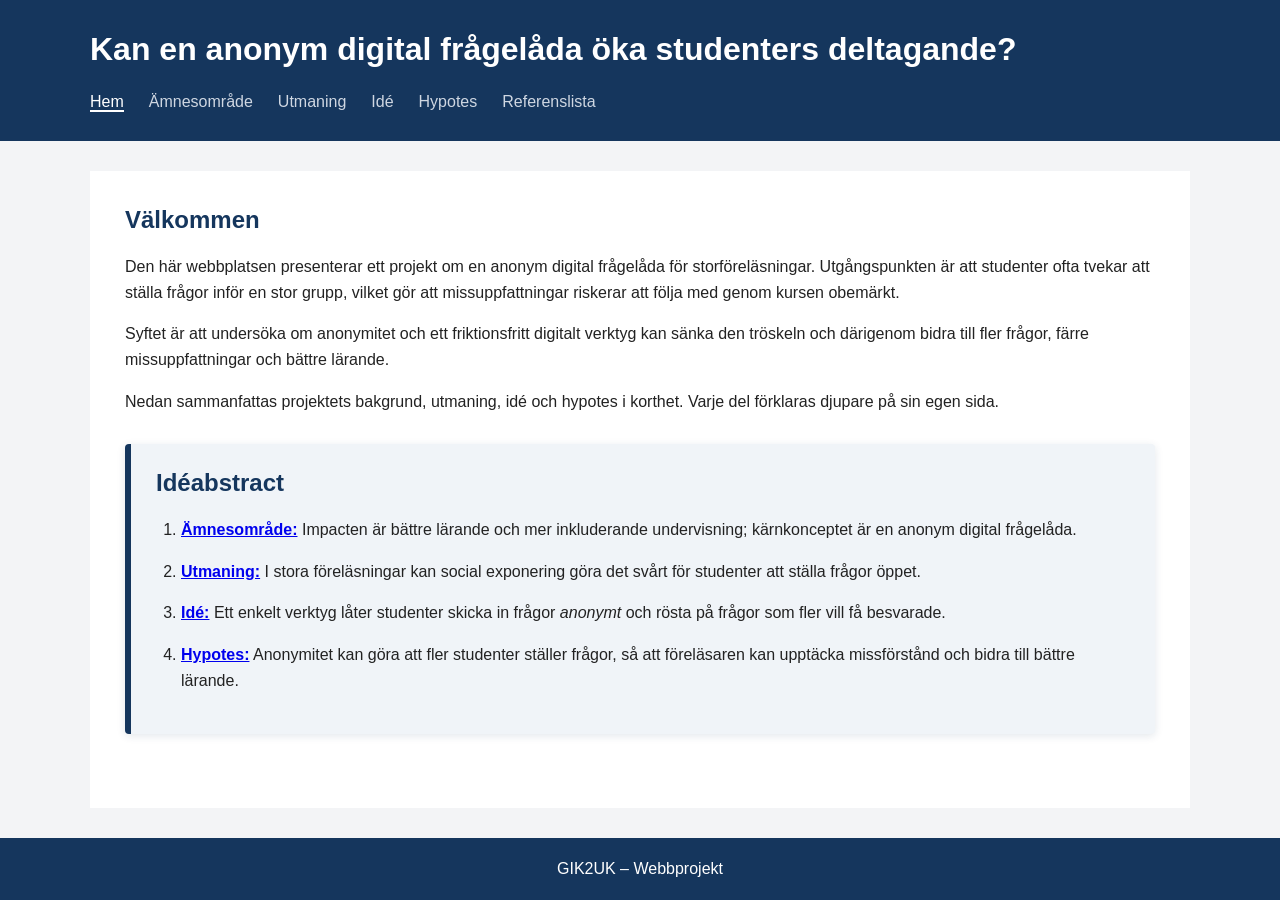
<file: index.html>
<!doctype html>
<html lang="sv">
  <head>
    <meta charset="UTF-8" />
    <meta name="viewport" content="width=device-width, initial-scale=1.0" />
    <title>Anonym digital frågelåda</title>
    <link rel="stylesheet" href="style.css" />
  </head>

  <body>
    <header>
      <h1>Kan en anonym digital frågelåda öka studenters deltagande?</h1>

      <nav aria-label="Huvudnavigation">
        <ul>
          <li><a href="index.html" aria-current="page">Hem</a></li>
          <li><a href="amnesomrode.html">Ämnesområde</a></li>
          <li><a href="utmaning.html">Utmaning</a></li>
          <li><a href="ide.html">Idé</a></li>
          <li><a href="hypotes.html">Hypotes</a></li>
          <li><a href="referenslista.html">Referenslista</a></li>
        </ul>
      </nav>
    </header>

    <main>
      <section>
        <h2>Välkommen</h2>

        <p>
          Den här webbplatsen presenterar ett projekt om en anonym digital
          frågelåda för storföreläsningar. Utgångspunkten är att studenter ofta
          tvekar att ställa frågor inför en stor grupp, vilket gör att
          missuppfattningar riskerar att följa med genom kursen obemärkt.
        </p>

        <p>
          Syftet är att undersöka om anonymitet och ett friktionsfritt digitalt
          verktyg kan sänka den tröskeln och därigenom bidra till fler frågor,
          färre missuppfattningar och bättre lärande.
        </p>

        <p>
          Nedan sammanfattas projektets bakgrund, utmaning, idé och hypotes i
          korthet. Varje del förklaras djupare på sin egen sida.
        </p>
      </section>

      <section class="sammanfattning">
        <h2>Idéabstract</h2>

        <ol>
          <li>
            <a href="amnesomrode.html"><strong>Ämnesområde:</strong></a>
            Impacten är bättre lärande och mer inkluderande undervisning;
            kärnkonceptet är en anonym digital frågelåda.
          </li>
          <li>
            <a href="utmaning.html"><strong>Utmaning:</strong></a>
            I stora föreläsningar kan social exponering göra det svårt för
            studenter att ställa frågor öppet.
          </li>
          <li>
            <a href="ide.html"><strong>Idé:</strong></a>
            Ett enkelt verktyg låter studenter skicka in frågor <em>anonymt</em>
            och rösta på frågor som fler vill få besvarade.
          </li>
          <li>
            <a href="hypotes.html"><strong>Hypotes:</strong></a>
            Anonymitet kan göra att fler studenter ställer frågor, så att
            föreläsaren kan upptäcka missförstånd och bidra till bättre lärande.
          </li>
        </ol>
      </section>
    </main>

    <footer>
      <p>GIK2UK – Webbprojekt</p>
    </footer>
  </body>
</html>
</file>
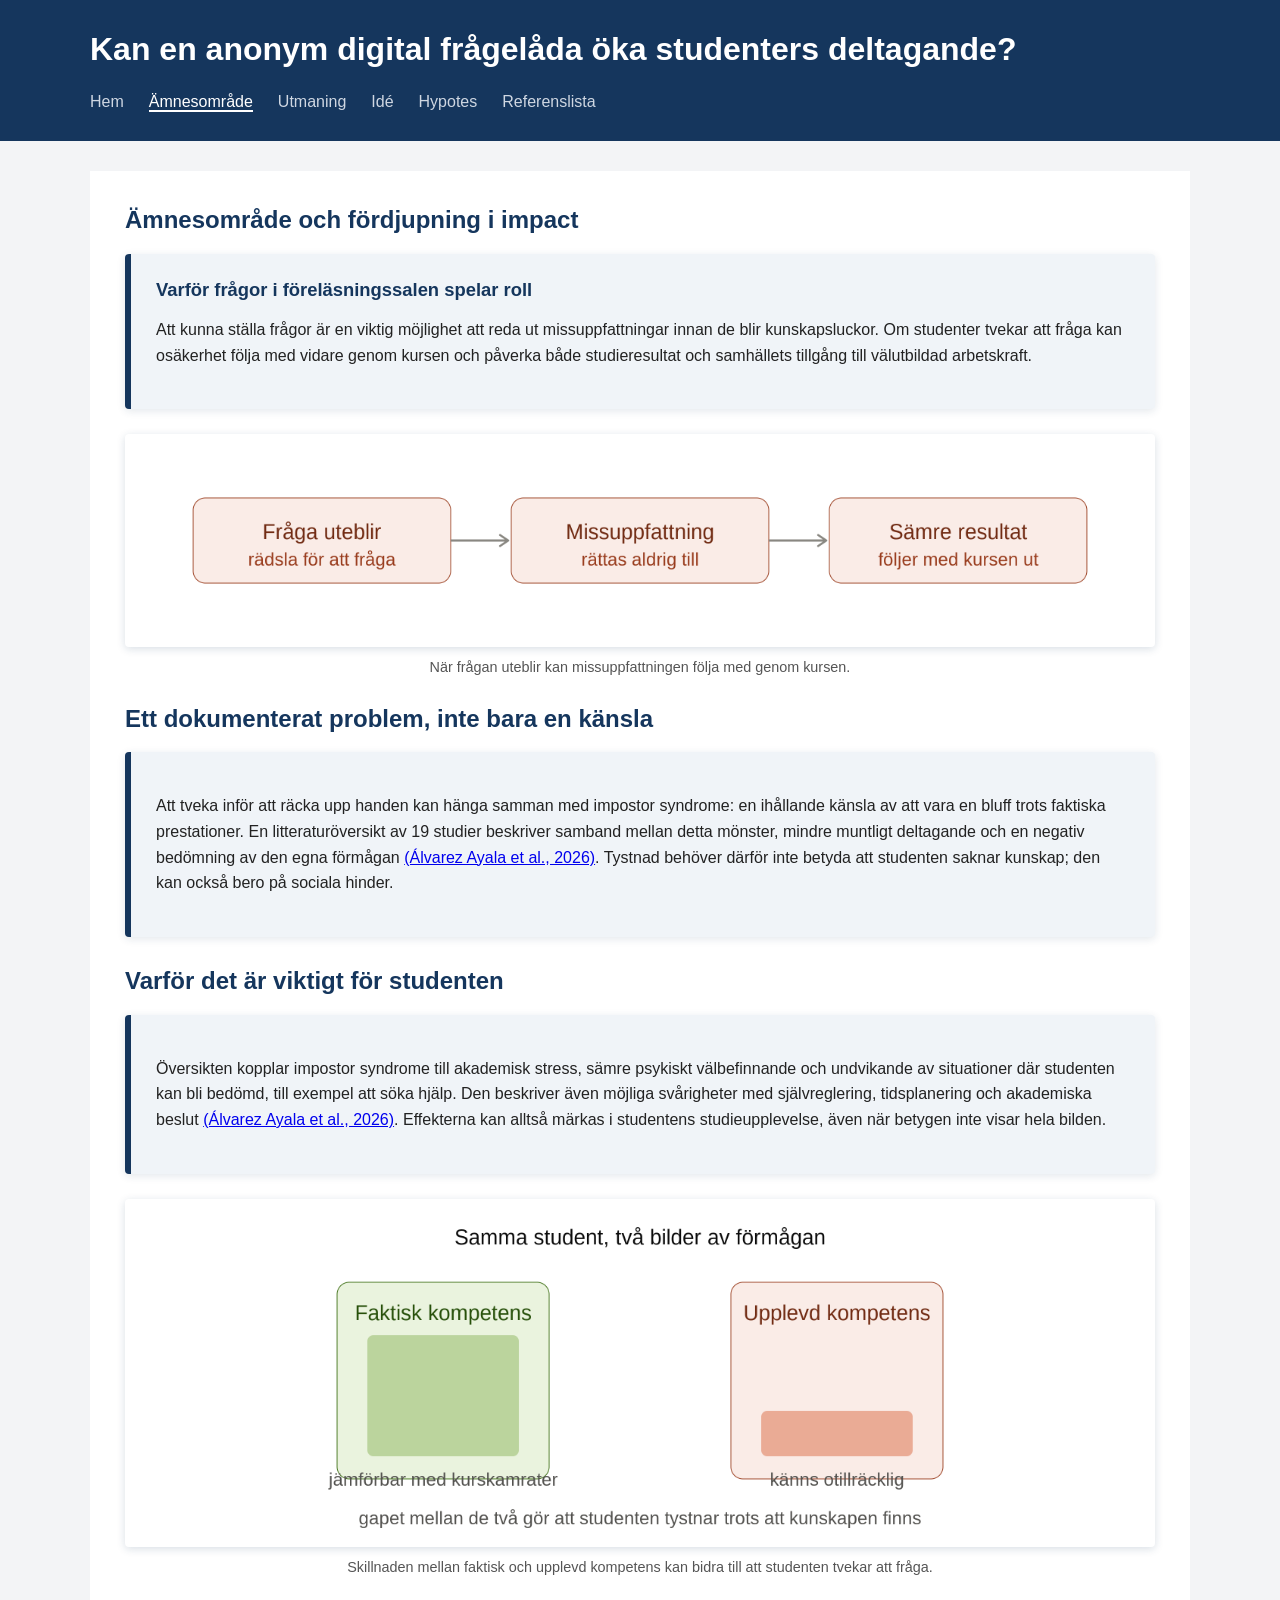
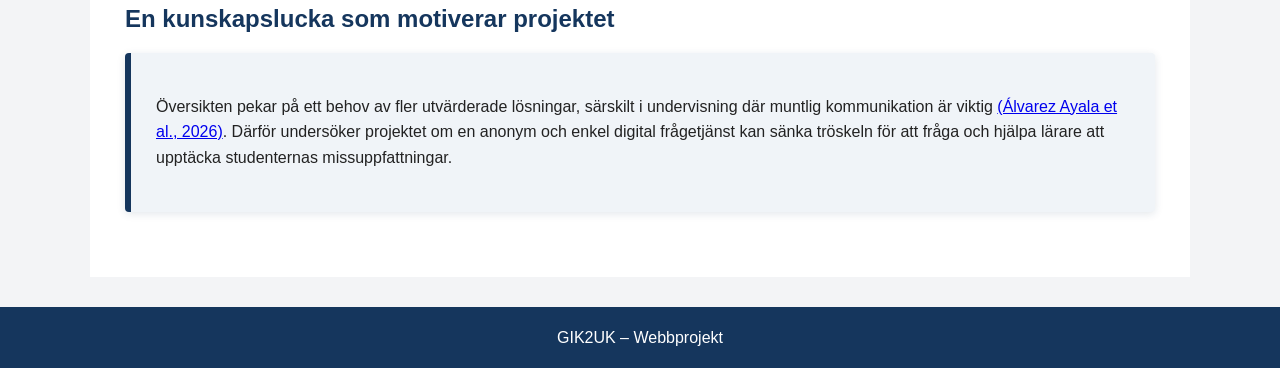
<file: amnesomrode.html>
<!doctype html>
<html lang="sv">
  <head>
    <meta charset="UTF-8" />
    <meta name="viewport" content="width=device-width, initial-scale=1.0" />
    <title>Ämnesområde - Anonym digital frågelåda</title>
    <link rel="stylesheet" href="style.css" />
  </head>

  <body>
    <header>
      <h1>Kan en anonym digital frågelåda öka studenters deltagande?</h1>

      <nav aria-label="Huvudnavigation">
        <ul>
          <li><a href="index.html">Hem</a></li>
          <li>
            <a href="amnesomrode.html" aria-current="page">Ämnesområde</a>
          </li>
          <li><a href="utmaning.html">Utmaning</a></li>
          <li><a href="ide.html">Idé</a></li>
          <li><a href="hypotes.html">Hypotes</a></li>
          <li><a href="referenslista.html">Referenslista</a></li>
        </ul>
      </nav>
    </header>

    <main class="amnesomrade-page">
      <section>
        <h2>Ämnesområde och fördjupning i impact</h2>

        <article class="problem-box">
          <h3>Varför frågor i föreläsningssalen spelar roll</h3>
          <p>
            Att kunna ställa frågor är en viktig möjlighet att reda ut
            missuppfattningar innan de blir kunskapsluckor. Om studenter tvekar
            att fråga kan osäkerhet följa med vidare genom kursen och påverka
            både studieresultat och samhällets tillgång till välutbildad
            arbetskraft.
          </p>
        </article>

        <figure class="rapport-bild">
          <img
            src="fraga_uteblir_kedja.png"
            alt="Kedja som visar hur en utebliven fråga kan leda till en missuppfattning och sämre resultat"
          />
          <figcaption>
            När frågan uteblir kan missuppfattningen följa med genom kursen.
          </figcaption>
        </figure>
      </section>

      <section>
        <h2>Ett dokumenterat problem, inte bara en känsla</h2>
        <article class="problem-box">
          <p>
            Att tveka inför att räcka upp handen kan hänga samman med impostor
            syndrome: en ihållande känsla av att vara en bluff trots faktiska
            prestationer. En litteraturöversikt av 19 studier beskriver samband
            mellan detta mönster, mindre muntligt deltagande och en negativ
            bedömning av den egna förmågan
            <a href="referenslista.html#alvarez-ayala-2026"
              >(Álvarez Ayala et al., 2026)</a
            >. Tystnad behöver därför inte betyda att studenten saknar kunskap;
            den kan också bero på sociala hinder.
          </p>
        </article>
      </section>

      <section>
        <h2>Varför det är viktigt för studenten</h2>
        <article class="problem-box">
          <p>
            Översikten kopplar impostor syndrome till akademisk stress, sämre
            psykiskt välbefinnande och undvikande av situationer där studenten
            kan bli bedömd, till exempel att söka hjälp. Den beskriver även
            möjliga svårigheter med självreglering, tidsplanering och akademiska
            beslut
            <a href="referenslista.html#alvarez-ayala-2026"
              >(Álvarez Ayala et al., 2026)</a
            >. Effekterna kan alltså märkas i studentens studieupplevelse, även
            när betygen inte visar hela bilden.
          </p>
        </article>

        <figure class="rapport-bild">
          <img
            src="kompetensgap.png"
            alt="Jämförelse mellan studentens faktiska kompetens och upplevda kompetens"
          />
          <figcaption>
            Skillnaden mellan faktisk och upplevd kompetens kan bidra till att
            studenten tvekar att fråga.
          </figcaption>
        </figure>
      </section>

      <section>
        <h2>En kunskapslucka som motiverar projektet</h2>
        <article class="problem-box">
          <p>
            Översikten pekar på ett behov av fler utvärderade lösningar,
            särskilt i undervisning där muntlig kommunikation är viktig
            <a href="referenslista.html#alvarez-ayala-2026"
              >(Álvarez Ayala et al., 2026)</a
            >. Därför undersöker projektet om en anonym och enkel digital
            frågetjänst kan sänka tröskeln för att fråga och hjälpa lärare att
            upptäcka studenternas missuppfattningar.
          </p>
        </article>
      </section>
    </main>

    <footer>
      <p>GIK2UK – Webbprojekt</p>
    </footer>
  </body>
</html>
</file>
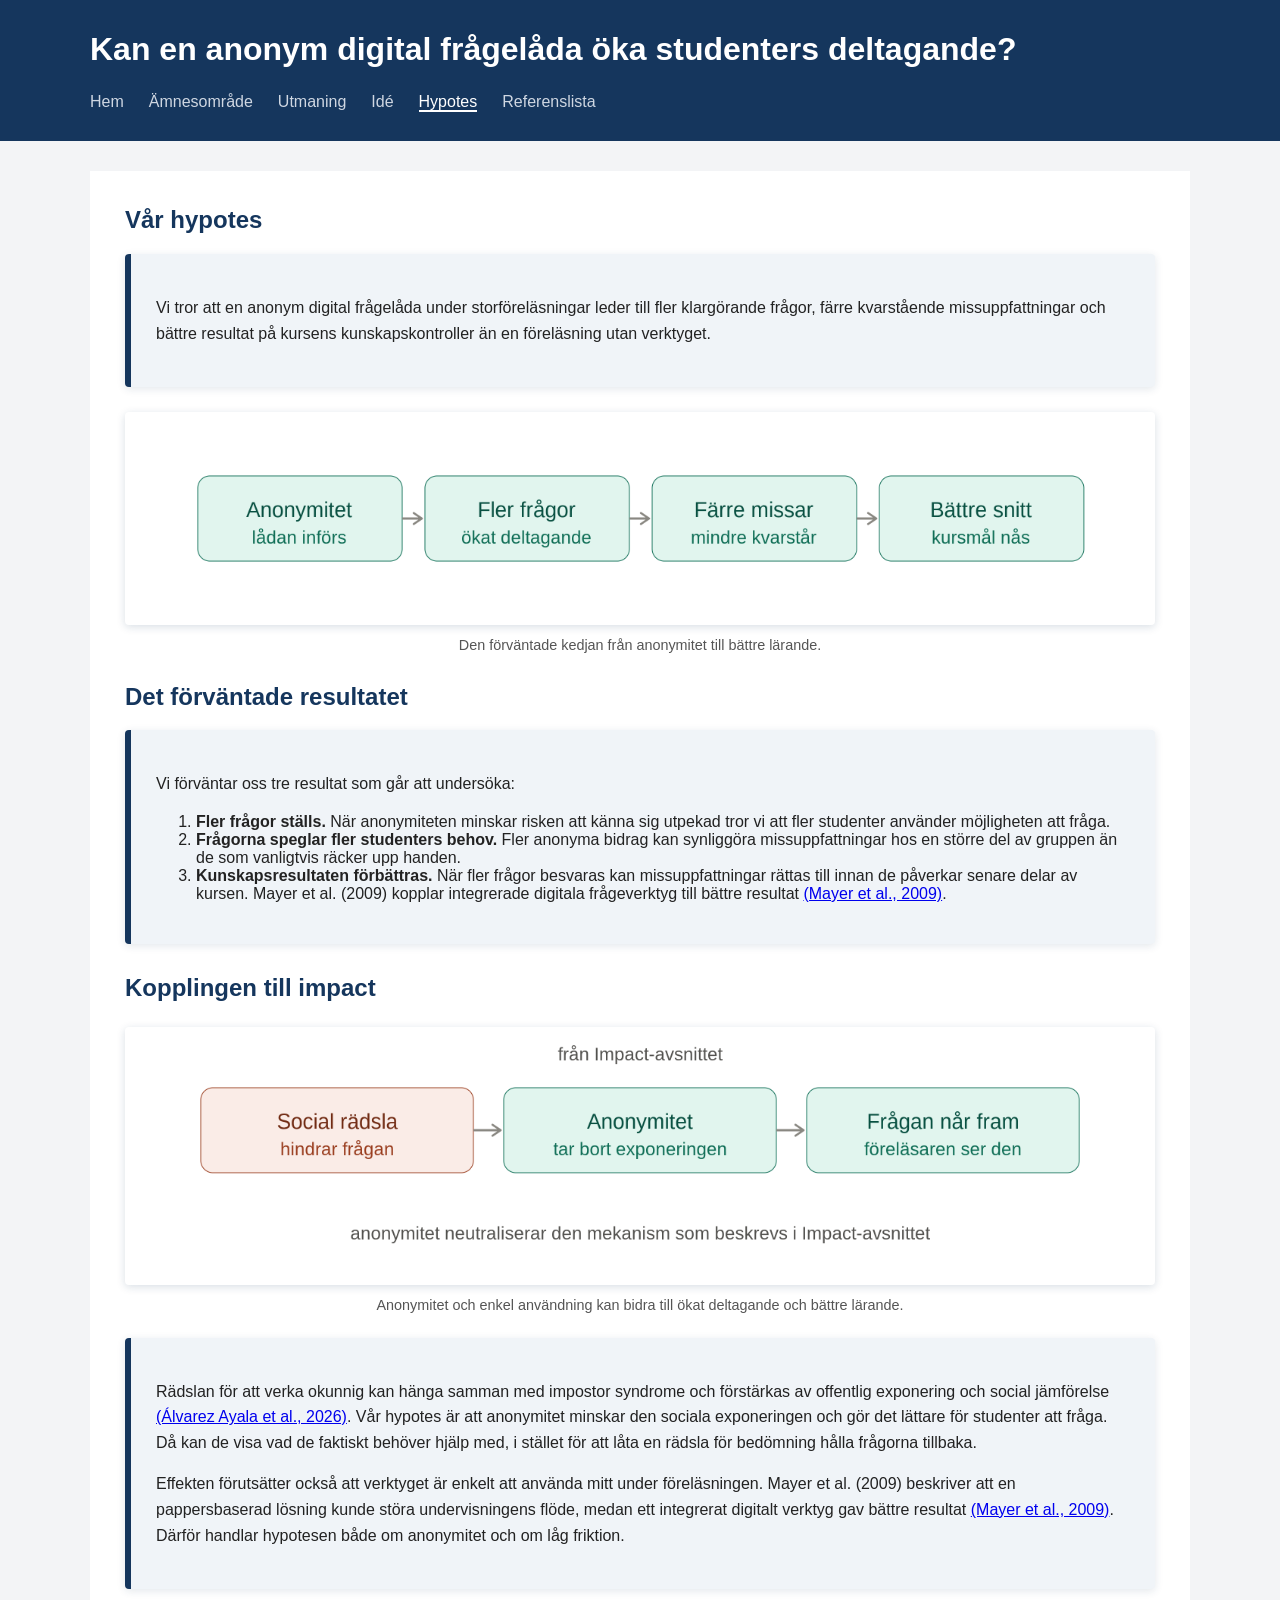
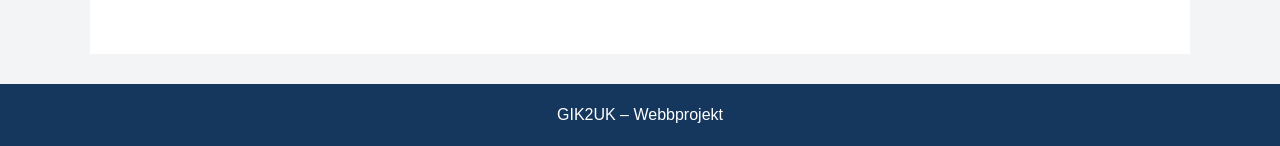
<file: hypotes.html>
<!doctype html>
<html lang="sv">
  <head>
    <meta charset="UTF-8" />
    <meta name="viewport" content="width=device-width, initial-scale=1.0" />
    <title>Hypotes - Anonym digital frågelåda</title>
    <link rel="stylesheet" href="style.css" />
  </head>

  <body>
    <header>
      <h1>Kan en anonym digital frågelåda öka studenters deltagande?</h1>

      <nav aria-label="Huvudnavigation">
        <ul>
          <li><a href="index.html">Hem</a></li>
          <li><a href="amnesomrode.html">Ämnesområde</a></li>
          <li><a href="utmaning.html">Utmaning</a></li>
          <li><a href="ide.html">Idé</a></li>
          <li><a href="hypotes.html" aria-current="page">Hypotes</a></li>
          <li><a href="referenslista.html">Referenslista</a></li>
        </ul>
      </nav>
    </header>

    <main class="hypotes-page">
      <section>
        <h2>Vår hypotes</h2>
        <article class="problem-box">
          <p>
            Vi tror att en anonym digital frågelåda under storföreläsningar
            leder till fler klargörande frågor, färre kvarstående
            missuppfattningar och bättre resultat på kursens kunskapskontroller
            än en föreläsning utan verktyget.
          </p>
        </article>
        <figure class="rapport-bild">
          <img
            src="hypotes_effektkedja.png"
            alt="Effektkedja från anonym frågelåda via fler frågor till färre missuppfattningar och bättre lärande"
          />
          <figcaption>
            Den förväntade kedjan från anonymitet till bättre lärande.
          </figcaption>
        </figure>
      </section>

      <section>
        <h2>Det förväntade resultatet</h2>
        <article class="problem-box">
          <p>Vi förväntar oss tre resultat som går att undersöka:</p>
          <ol>
            <li>
              <strong>Fler frågor ställs.</strong> När anonymiteten minskar
              risken att känna sig utpekad tror vi att fler studenter använder
              möjligheten att fråga.
            </li>
            <li>
              <strong>Frågorna speglar fler studenters behov.</strong> Fler
              anonyma bidrag kan synliggöra missuppfattningar hos en större del
              av gruppen än de som vanligtvis räcker upp handen.
            </li>
            <li>
              <strong>Kunskapsresultaten förbättras.</strong> När fler frågor
              besvaras kan missuppfattningar rättas till innan de påverkar
              senare delar av kursen. Mayer et al. (2009) kopplar integrerade
              digitala frågeverktyg till bättre resultat
              <a href="referenslista.html#mayer-2009">(Mayer et al., 2009)</a>.
            </li>
          </ol>
        </article>
      </section>

      <section>
        <h2>Kopplingen till impact</h2>
        <figure class="rapport-bild">
          <img
            src="koppling_till_impact.png"
            alt="Samband mellan anonymitet, ökat deltagande och projektets impact på lärandet"
          />
          <figcaption>
            Anonymitet och enkel användning kan bidra till ökat deltagande och
            bättre lärande.
          </figcaption>
        </figure>
        <article class="problem-box">
          <p>
            Rädslan för att verka okunnig kan hänga samman med impostor syndrome
            och förstärkas av offentlig exponering och social jämförelse
            <a href="referenslista.html#alvarez-ayala-2026"
              >(Álvarez Ayala et al., 2026)</a
            >. Vår hypotes är att anonymitet minskar den sociala exponeringen
            och gör det lättare för studenter att fråga. Då kan de visa vad de
            faktiskt behöver hjälp med, i stället för att låta en rädsla för
            bedömning hålla frågorna tillbaka.
          </p>
          <p>
            Effekten förutsätter också att verktyget är enkelt att använda mitt
            under föreläsningen. Mayer et al. (2009) beskriver att en
            pappersbaserad lösning kunde störa undervisningens flöde, medan ett
            integrerat digitalt verktyg gav bättre resultat
            <a href="referenslista.html#mayer-2009">(Mayer et al., 2009)</a>.
            Därför handlar hypotesen både om anonymitet och om låg friktion.
          </p>
        </article>
      </section>
    </main>

    <footer>
      <p>GIK2UK – Webbprojekt</p>
    </footer>
  </body>
</html>
</file>
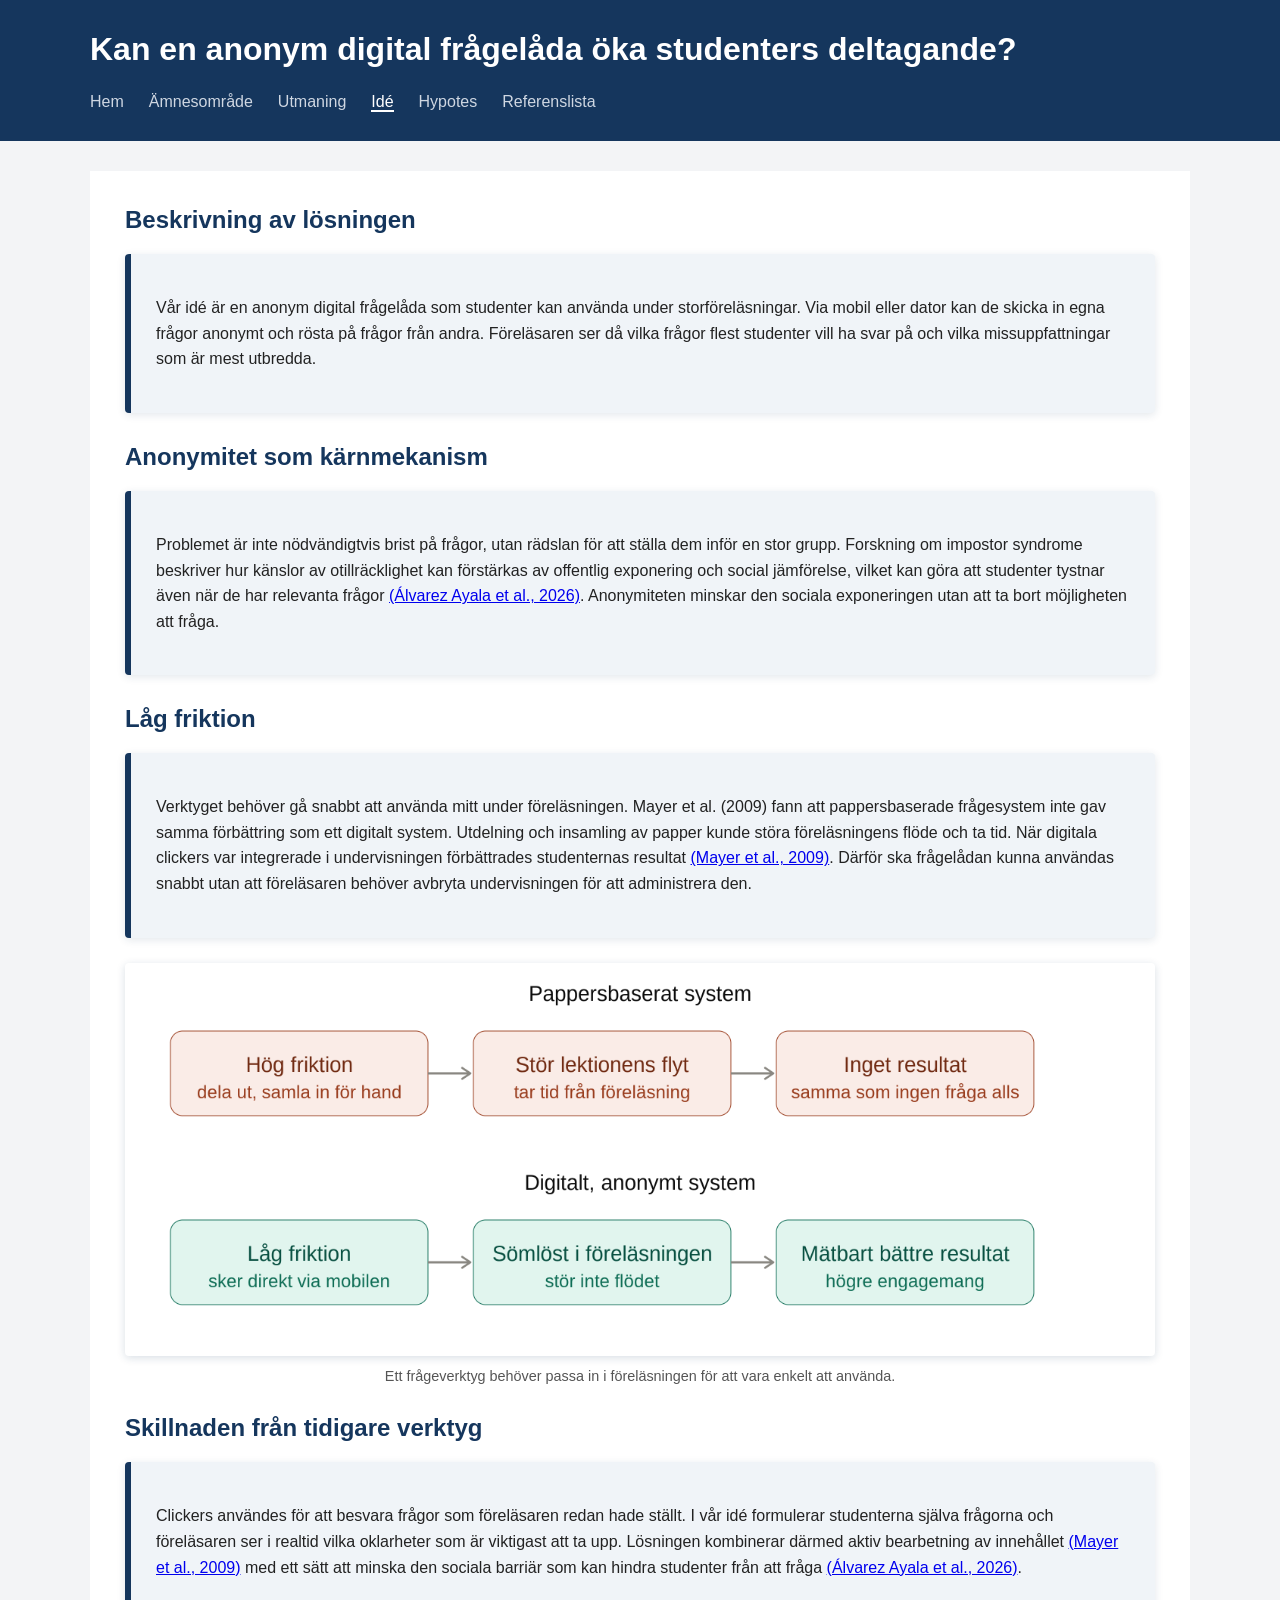
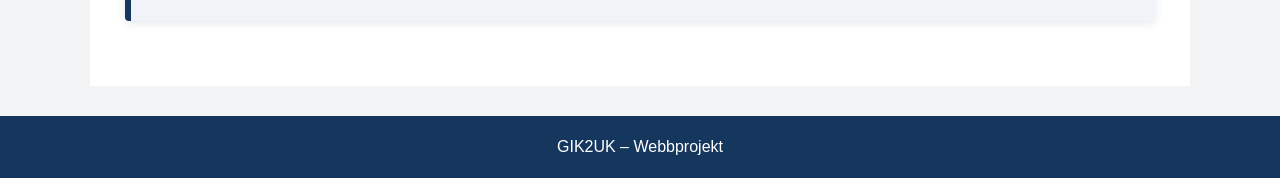
<file: ide.html>
<!doctype html>
<html lang="sv">
  <head>
    <meta charset="UTF-8" />
    <meta name="viewport" content="width=device-width, initial-scale=1.0" />
    <title>Idé - Anonym digital frågelåda</title>
    <link rel="stylesheet" href="style.css" />
  </head>

  <body>
    <header>
      <h1>Kan en anonym digital frågelåda öka studenters deltagande?</h1>

      <nav aria-label="Huvudnavigation">
        <ul>
          <li><a href="index.html">Hem</a></li>
          <li><a href="amnesomrode.html">Ämnesområde</a></li>
          <li><a href="utmaning.html">Utmaning</a></li>
          <li><a href="ide.html" aria-current="page">Idé</a></li>
          <li><a href="hypotes.html">Hypotes</a></li>
          <li><a href="referenslista.html">Referenslista</a></li>
        </ul>
      </nav>
    </header>

    <main class="ide-page">
      <section>
        <h2>Beskrivning av lösningen</h2>
        <article class="problem-box">
          <p>
            Vår idé är en anonym digital frågelåda som studenter kan använda
            under storföreläsningar. Via mobil eller dator kan de skicka in egna
            frågor anonymt och rösta på frågor från andra. Föreläsaren ser då
            vilka frågor flest studenter vill ha svar på och vilka
            missuppfattningar som är mest utbredda.
          </p>
        </article>
      </section>

      <section>
        <h2>Anonymitet som kärnmekanism</h2>
        <article class="problem-box">
          <p>
            Problemet är inte nödvändigtvis brist på frågor, utan rädslan för
            att ställa dem inför en stor grupp. Forskning om impostor syndrome
            beskriver hur känslor av otillräcklighet kan förstärkas av offentlig
            exponering och social jämförelse, vilket kan göra att studenter
            tystnar även när de har relevanta frågor
            <a href="referenslista.html#alvarez-ayala-2026"
              >(Álvarez Ayala et al., 2026)</a
            >. Anonymiteten minskar den sociala exponeringen utan att ta bort
            möjligheten att fråga.
          </p>
        </article>
      </section>

      <section>
        <h2>Låg friktion</h2>
        <article class="problem-box">
          <p>
            Verktyget behöver gå snabbt att använda mitt under föreläsningen.
            Mayer et al. (2009) fann att pappersbaserade frågesystem inte gav
            samma förbättring som ett digitalt system. Utdelning och insamling
            av papper kunde störa föreläsningens flöde och ta tid. När digitala
            clickers var integrerade i undervisningen förbättrades studenternas
            resultat
            <a href="referenslista.html#mayer-2009">(Mayer et al., 2009)</a>.
            Därför ska frågelådan kunna användas snabbt utan att föreläsaren
            behöver avbryta undervisningen för att administrera den.
          </p>
        </article>
        <figure class="rapport-bild">
          <img
            src="friktion_vs_resultat.png"
            alt="Jämförelse mellan friktion i frågeverktyget och studenternas resultat"
          />
          <figcaption>
            Ett frågeverktyg behöver passa in i föreläsningen för att vara
            enkelt att använda.
          </figcaption>
        </figure>
      </section>

      <section>
        <h2>Skillnaden från tidigare verktyg</h2>
        <article class="problem-box">
          <p>
            Clickers användes för att besvara frågor som föreläsaren redan hade
            ställt. I vår idé formulerar studenterna själva frågorna och
            föreläsaren ser i realtid vilka oklarheter som är viktigast att ta
            upp. Lösningen kombinerar därmed aktiv bearbetning av innehållet
            <a href="referenslista.html#mayer-2009">(Mayer et al., 2009)</a>
            med ett sätt att minska den sociala barriär som kan hindra studenter
            från att fråga
            <a href="referenslista.html#alvarez-ayala-2026"
              >(Álvarez Ayala et al., 2026)</a
            >.
          </p>
        </article>
      </section>
    </main>

    <footer>
      <p>GIK2UK – Webbprojekt</p>
    </footer>
  </body>
</html>
</file>
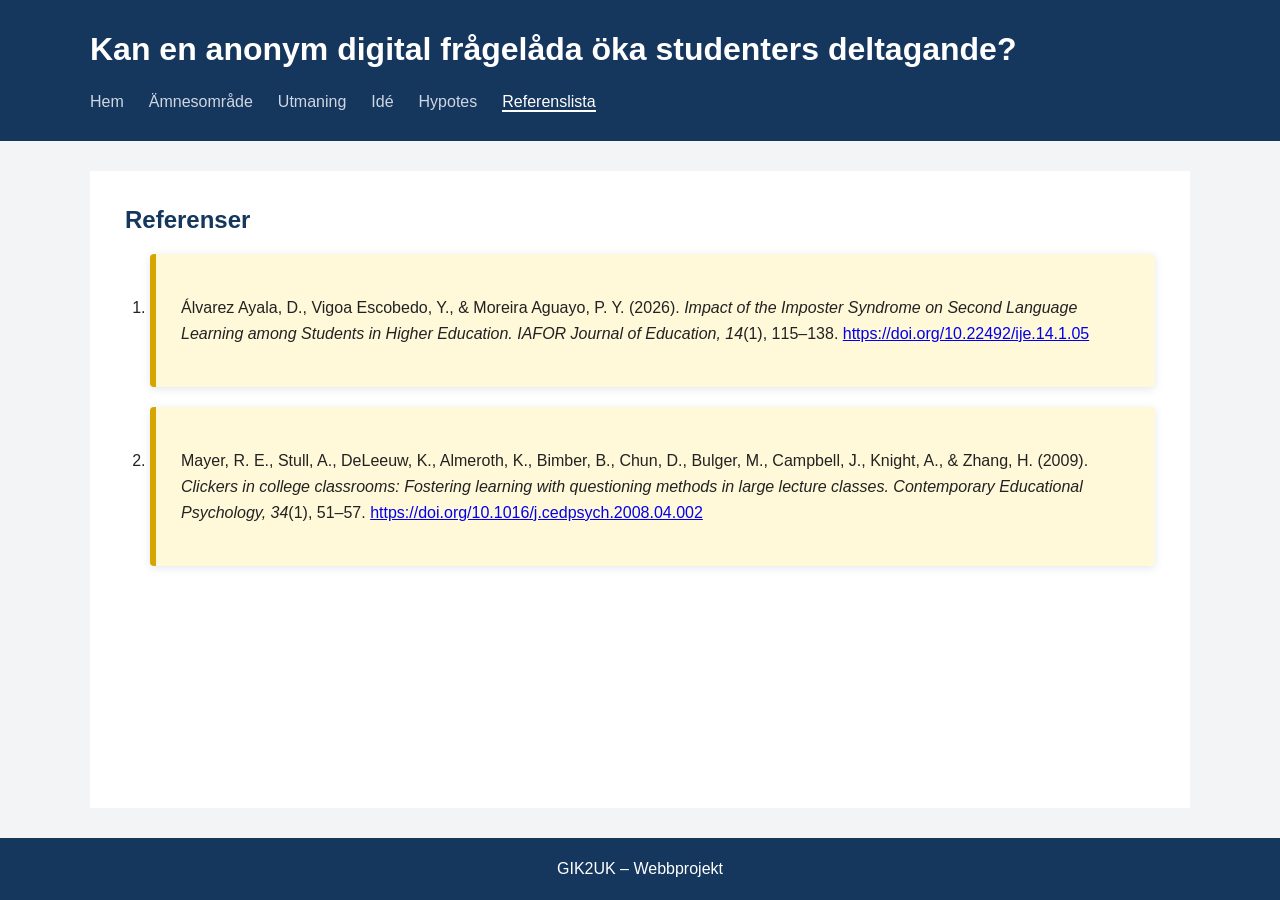
<file: referenslista.html>
<!doctype html>
<html lang="sv">
  <head>
    <meta charset="UTF-8" />
    <meta name="viewport" content="width=device-width, initial-scale=1.0" />
    <title>Referenslista – Anonym digital frågelåda</title>
    <link rel="stylesheet" href="style.css" />
  </head>
  <body>
    <header>
      <h1>Kan en anonym digital frågelåda öka studenters deltagande?</h1>
      <nav aria-label="Huvudnavigation">
        <ul>
          <li><a href="index.html">Hem</a></li>
          <li><a href="amnesomrode.html">Ämnesområde</a></li>
          <li><a href="utmaning.html">Utmaning</a></li>
          <li><a href="ide.html">Idé</a></li>
          <li><a href="hypotes.html">Hypotes</a></li>
          <li>
            <a href="referenslista.html" aria-current="page">Referenslista</a>
          </li>
        </ul>
      </nav>
    </header>

    <main class="references-page">
      <section>
        <h2>Referenser</h2>
        <ol>
          <li id="alvarez-ayala-2026">
            <article class="problem-box">
              <p>
                Álvarez Ayala, D., Vigoa Escobedo, Y., &amp; Moreira Aguayo, P.
                Y. (<time datetime="2026">2026</time>).
                <cite
                  >Impact of the Imposter Syndrome on Second Language Learning
                  among Students in Higher Education.</cite
                >
                <em>IAFOR Journal of Education, 14</em>(1), 115–138.
                <a href="https://doi.org/10.22492/ije.14.1.05"
                  >https://doi.org/10.22492/ije.14.1.05</a
                >
              </p>
            </article>
          </li>
          <li id="mayer-2009">
            <article class="problem-box">
              <p>
                Mayer, R. E., Stull, A., DeLeeuw, K., Almeroth, K., Bimber, B.,
                Chun, D., Bulger, M., Campbell, J., Knight, A., &amp; Zhang, H.
                (<time datetime="2009">2009</time>).
                <cite
                  >Clickers in college classrooms: Fostering learning with
                  questioning methods in large lecture classes.</cite
                >
                <em>Contemporary Educational Psychology, 34</em>(1), 51–57.
                <a href="https://doi.org/10.1016/j.cedpsych.2008.04.002"
                  >https://doi.org/10.1016/j.cedpsych.2008.04.002</a
                >
              </p>
            </article>
          </li>
        </ol>
      </section>
    </main>

    <footer>
      <p>GIK2UK – Webbprojekt</p>
    </footer>
  </body>
</html>
</file>
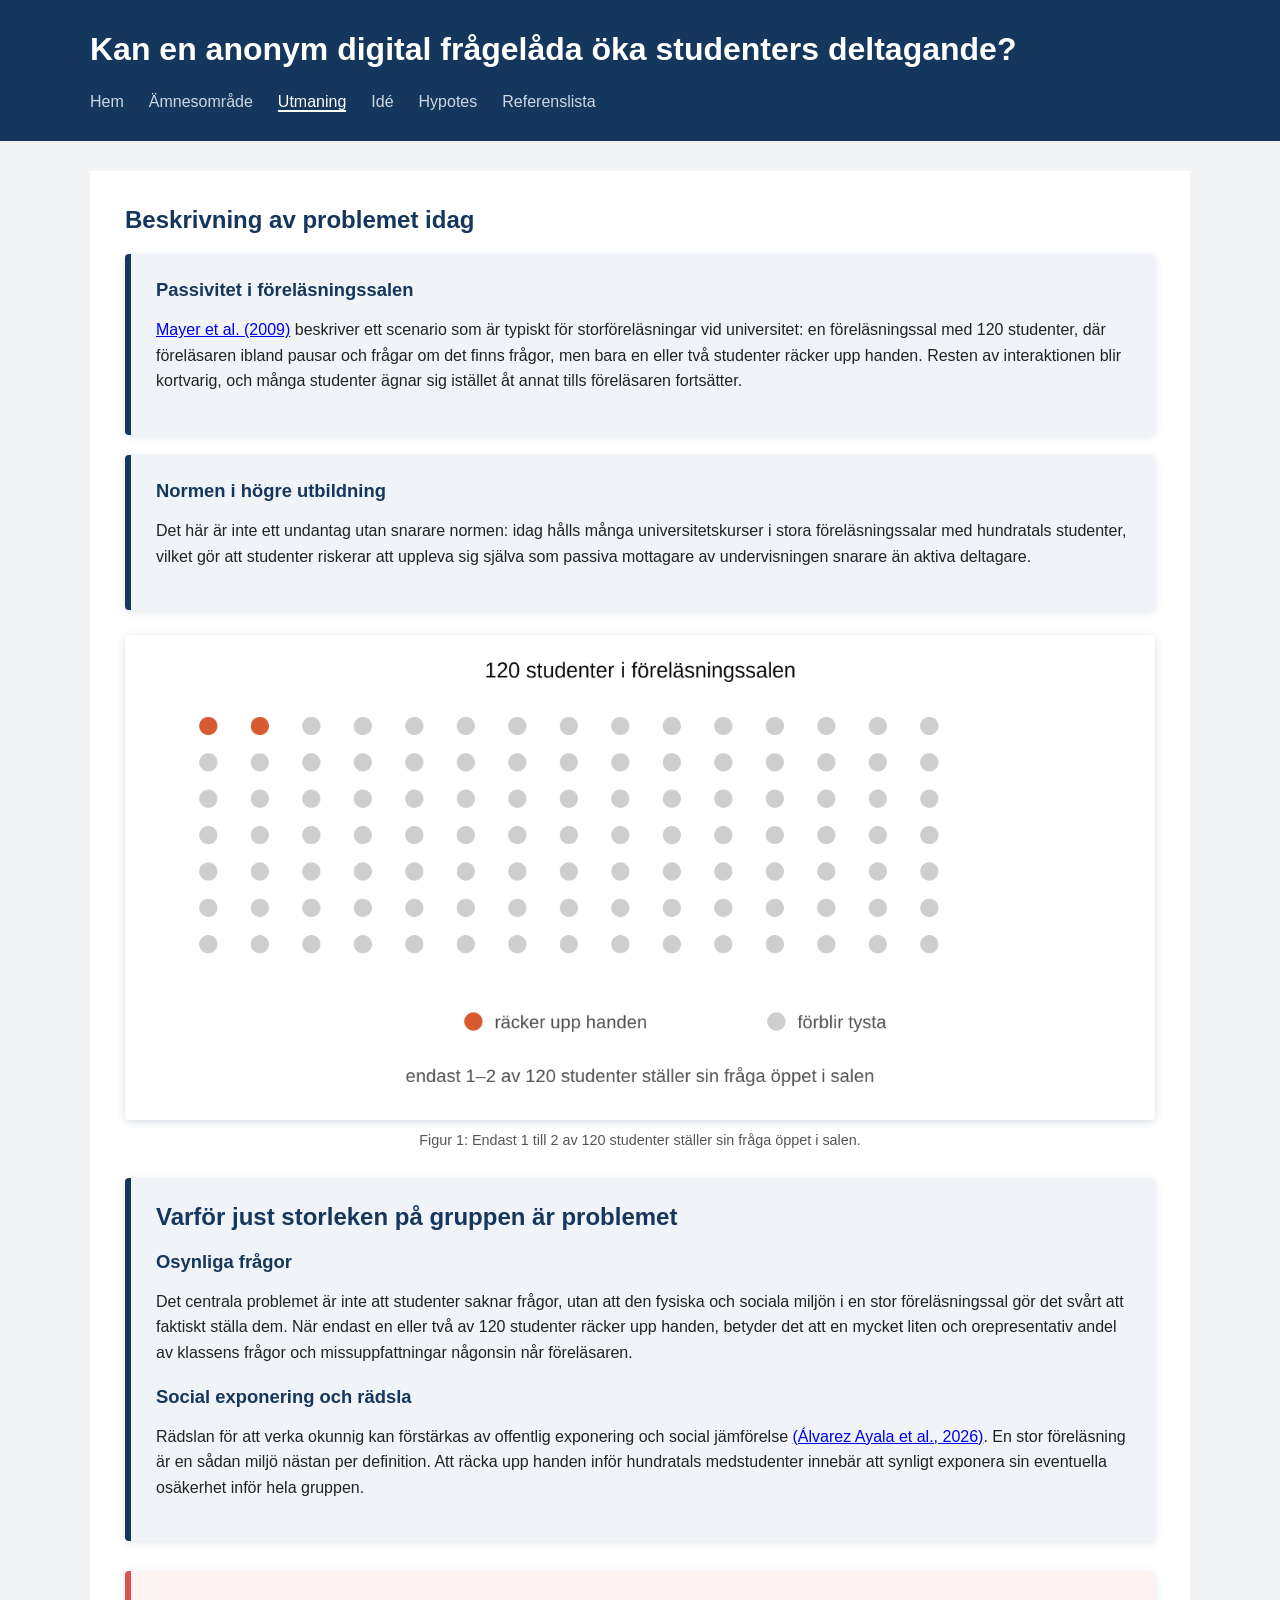
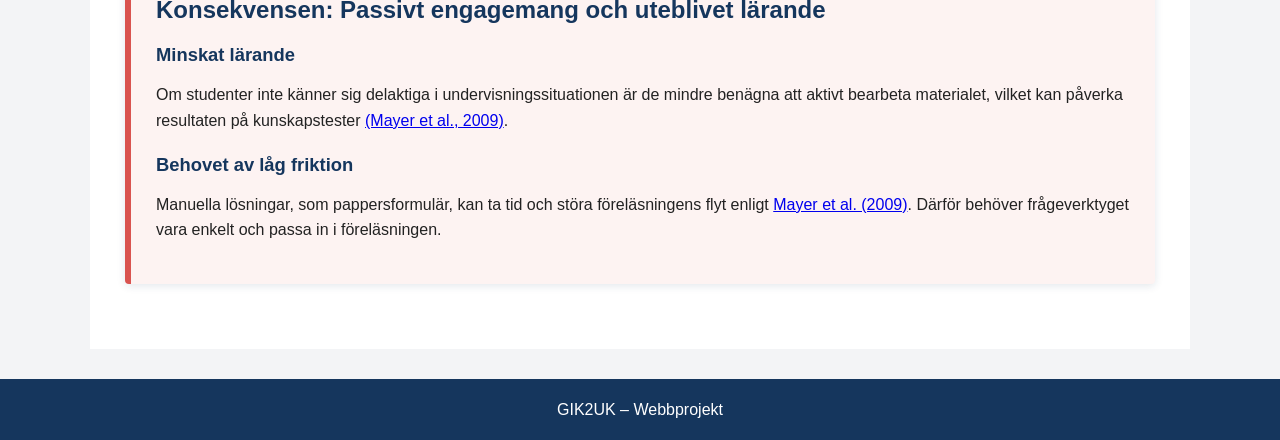
<file: utmaning.html>
<!doctype html>
<html lang="sv">
  <head>
    <meta charset="UTF-8" />
    <meta name="viewport" content="width=device-width, initial-scale=1.0" />
    <title>Utmaning – Anonym digital frågelåda</title>
    <link rel="stylesheet" href="style.css" />
  </head>

  <body>
    <header>
      <h1>Kan en anonym digital frågelåda öka studenters deltagande?</h1>

      <nav aria-label="Huvudnavigation">
        <ul>
          <li><a href="index.html">Hem</a></li>
          <li><a href="amnesomrode.html">Ämnesområde</a></li>
          <li><a href="utmaning.html" aria-current="page">Utmaning</a></li>
          <li><a href="ide.html">Idé</a></li>
          <li><a href="hypotes.html">Hypotes</a></li>
          <li><a href="referenslista.html">Referenslista</a></li>
        </ul>
      </nav>
    </header>

    <main class="utmaning-page">
      <section id="problemet-idag">
        <h2>Beskrivning av problemet idag</h2>

        <article class="problem-box">
          <h3>Passivitet i föreläsningssalen</h3>
          <p>
            <a href="referenslista.html#mayer-2009">Mayer et al. (2009)</a>
            beskriver ett scenario som är typiskt för storföreläsningar vid
            universitet: en föreläsningssal med 120 studenter, där föreläsaren
            ibland pausar och frågar om det finns frågor, men bara en eller två
            studenter räcker upp handen. Resten av interaktionen blir kortvarig,
            och många studenter ägnar sig istället åt annat tills föreläsaren
            fortsätter.
          </p>
        </article>

        <article class="problem-box">
          <h3>Normen i högre utbildning</h3>
          <p>
            Det här är inte ett undantag utan snarare normen: idag hålls många
            universitetskurser i stora föreläsningssalar med hundratals
            studenter, vilket gör att studenter riskerar att uppleva sig själva
            som passiva mottagare av undervisningen snarare än aktiva deltagare.
          </p>
        </article>

        <figure class="rapport-bild">
          <img
            src="andel_som_racker_upp_handen_v3.png"
            alt="120 studenter i föreläsningssalen där enstaka studenter räcker upp handen"
          />
          <figcaption>
            <span>Figur 1:</span> Endast 1 till 2 av 120 studenter ställer sin
            fråga öppet i salen.
          </figcaption>
        </figure>
      </section>

      <section id="gruppstorlek" class="problem-box">
        <h2>Varför just storleken på gruppen är problemet</h2>

        <article>
          <h3>Osynliga frågor</h3>
          <p>
            Det centrala problemet är inte att studenter saknar frågor, utan att
            den fysiska och sociala miljön i en stor föreläsningssal gör det
            svårt att faktiskt ställa dem. När endast en eller två av 120
            studenter räcker upp handen, betyder det att en mycket liten och
            orepresentativ andel av klassens frågor och missuppfattningar
            någonsin når föreläsaren.
          </p>
        </article>

        <article>
          <h3>Social exponering och rädsla</h3>
          <p>
            Rädslan för att verka okunnig kan förstärkas av offentlig exponering
            och social jämförelse
            <a href="referenslista.html#alvarez-ayala-2026"
              >(Álvarez Ayala et al., 2026)</a
            >. En stor föreläsning är en sådan miljö nästan per definition. Att
            räcka upp handen inför hundratals medstudenter innebär att synligt
            exponera sin eventuella osäkerhet inför hela gruppen.
          </p>
        </article>
      </section>

      <section id="konsekvenser" class="konsekvens-box">
        <h2>Konsekvensen: Passivt engagemang och uteblivet lärande</h2>

        <article>
          <h3>Minskat lärande</h3>
          <p>
            Om studenter inte känner sig delaktiga i undervisningssituationen är
            de mindre benägna att aktivt bearbeta materialet, vilket kan påverka
            resultaten på kunskapstester
            <a href="referenslista.html#mayer-2009">(Mayer et al., 2009)</a>.
          </p>
        </article>

        <article>
          <h3>Behovet av låg friktion</h3>
          <p>
            Manuella lösningar, som pappersformulär, kan ta tid och störa
            föreläsningens flyt enligt
            <a href="referenslista.html#mayer-2009">Mayer et al. (2009)</a>.
            Därför behöver frågeverktyget vara enkelt och passa in i
            föreläsningen.
          </p>
        </article>
      </section>
    </main>

    <footer>
      <p>GIK2UK – Webbprojekt</p>
    </footer>
  </body>
</html>
</file>
<file: style.css>
/* Grundlayout och färger för hela webbplatsen. */
body {
  display: flex;
  flex-direction: column;
  min-height: 100vh;
  margin: 0;
  background: #f3f4f6;
  color: #222;
  font-family: Arial, Helvetica, sans-serif;
}

/* Gemensam bakgrund på sidhuvud och sidfot. */
header,
footer {
  background: #15365d;
  color: white;
}

header {
  padding: 30px 40px;
}

/* Håller innehållet centrerat och begränsar dess bredd. */
header h1,
nav,
main {
  width: 100%;
  max-width: 1100px;
  box-sizing: border-box;
  margin-right: auto;
  margin-left: auto;
}

header h1 {
  margin-top: 0;
  margin-bottom: 25px;
  font-size: 2rem;
  line-height: 1.2;
}

/* Menyn ligger på en rad när det finns plats och radbryts annars. */
nav ul {
  display: flex;
  flex-wrap: wrap;
  gap: 15px 25px;
  margin: 0;
  padding: 0;
  list-style: none;
}

nav a {
  color: #cfd7e2;
  text-decoration: none;
}

nav a:hover,
nav a[aria-current="page"] {
  color: white;
}

nav a[aria-current="page"] {
  border-bottom: 2px solid white;
}

/* Huvudyta som växer för att hålla sidfoten längst ner. */
main {
  flex: 1;
  margin-top: 30px;
  margin-bottom: 30px;
  padding: 35px;
  background: white;
}

section {
  margin-bottom: 30px;
}

h2,
h3 {
  color: #15365d;
}

h2 {
  margin-top: 0;
}

h3 {
  margin-top: 0;
  margin-bottom: 8px;
  font-size: 1.15rem;
}

p {
  line-height: 1.6;
}

/* Samma grundutseende används för abstract och innehållsboxar. */
.sammanfattning,
.problem-box,
.konsekvens-box {
  padding: 25px;
  border-left: 6px solid #15365d;
  background: #f0f4f8;
  border-radius: 4px;
  box-shadow: 0 2px 8px rgba(21, 54, 93, 0.12);
}

.sammanfattning ol,
.references-page ol {
  padding-left: 25px;
}

.sammanfattning li {
  margin-bottom: 16px;
  line-height: 1.6;
}

.sammanfattning li:last-child {
  margin-bottom: 0;
}

.konsekvens-box {
  border-left-color: #d9534f;
  background: #fdf3f2;
}

article {
  margin-bottom: 20px;
}

article:last-child {
  margin-bottom: 0;
}

/* Anpassar bildstorlek och bildtext för olika skärmar. */
.rapport-bild {
  margin: 25px 0;
  text-align: center;
}

.rapport-bild img {
  width: auto;
  max-width: 100%;
  max-height: 60vh;
  height: auto;
  border-radius: 4px;
  box-shadow: 0 2px 8px rgba(21, 54, 93, 0.16);
}

.rapport-bild figcaption {
  margin-top: 8px;
  color: #555;
  font-size: 0.9rem;
}

.references-page li {
  margin-bottom: 20px;
  line-height: 1.6;
}

/* Referenser markeras med en gul variant av innehållsboxen. */
.references-page .problem-box {
  border-left-color: #d6a600;
  background: #fff8d9;
}

footer {
  padding: 18px;
  text-align: center;
}

footer p {
  margin: 0;
}

/* Förenklar mellanrum och textstorlek på mindre skärmar. */
@media (max-width: 700px) {
  header {
    padding: 20px;
  }

  header h1 {
    font-size: 1.5rem;
  }

  main {
    width: calc(100% - 24px);
    margin-top: 12px;
    margin-bottom: 12px;
    padding: 20px;
  }

  .sammanfattning,
  .problem-box,
  .konsekvens-box {
    padding: 18px;
  }
}
</file>
